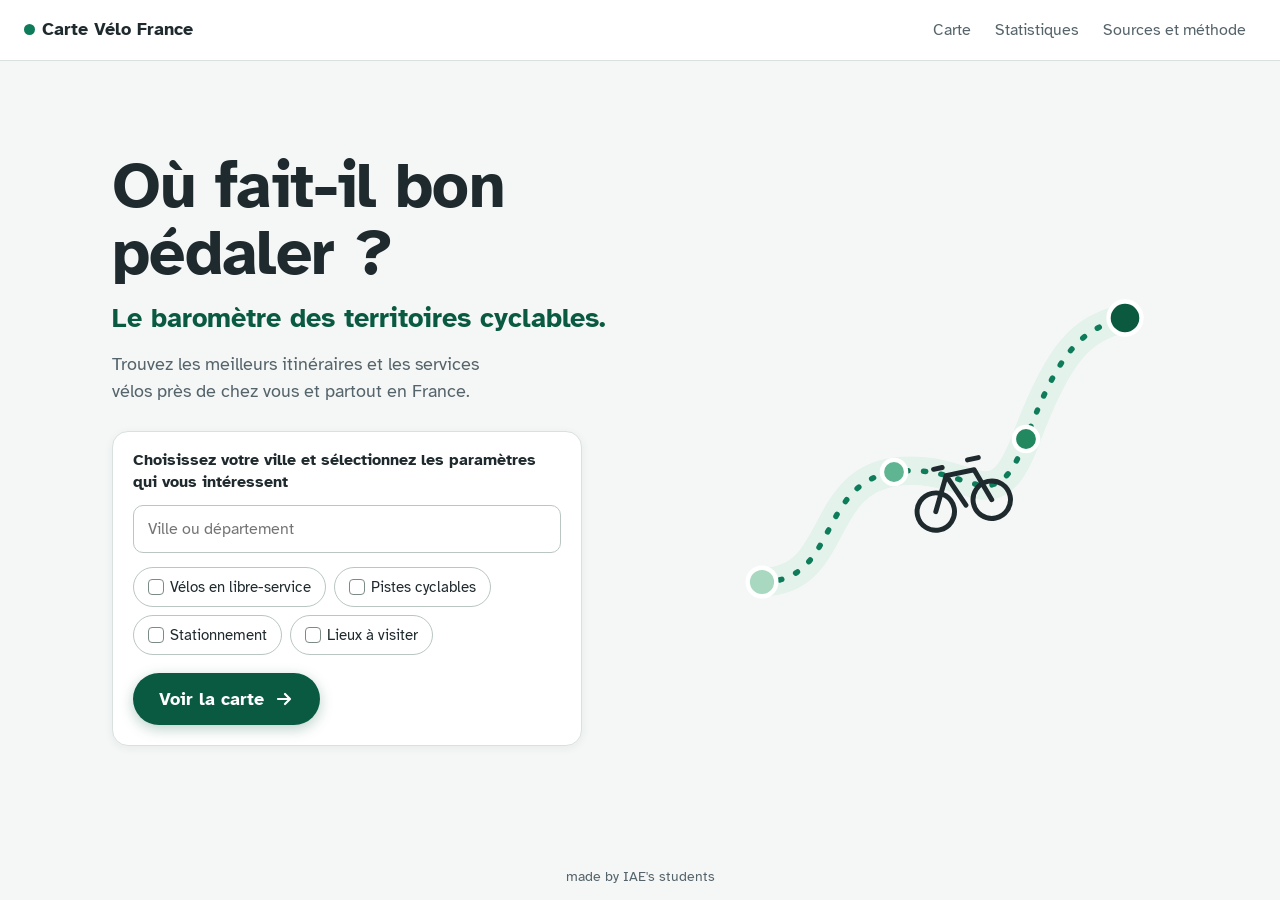
<file: site/index.html>
<!doctype html>
<html lang="fr">
<head>
  <meta charset="utf-8">
  <meta name="viewport" content="width=device-width, initial-scale=1">
  <title>Carte Vélo France – Le baromètre des territoires cyclables</title>
  <meta name="description" content="Où fait-il bon pédaler ? Le baromètre des territoires cyclables : trouvez les meilleurs itinéraires et les services vélos près de chez vous et partout en France.">
  <script>
    /* Anciens liens partagés (quand la carte était la page d'accueil, ou la carte détaillée) :
       une ville ou un département ouvre la carte sur cette ville ou ce département. */
    (function () {
      var h = new URLSearchParams(location.hash.slice(1)), q = new URLSearchParams(location.search);
      var ville = q.get("ville"), dep = q.get("dep") || h.get("dep");
      if (ville) location.replace("carte.html?ville=" + encodeURIComponent(ville));
      else if (dep) location.replace("carte.html?dep=" + encodeURIComponent(dep));
      else if (h.has("ind") || h.has("reg")) location.replace("carte.html");
    })();
  </script>
  <link rel="icon" href="data:image/svg+xml,%3Csvg xmlns='http://www.w3.org/2000/svg' viewBox='0 0 16 16'%3E%3Ccircle cx='8' cy='8' r='7' fill='%230e7c5a'/%3E%3C/svg%3E">
  <link rel="preconnect" href="https://fonts.googleapis.com">
  <link rel="preconnect" href="https://fonts.gstatic.com" crossorigin>
  <link rel="stylesheet" href="https://fonts.googleapis.com/css2?family=Atkinson+Hyperlegible:wght@400;700&display=swap">
  <link rel="stylesheet" href="css/style.css">
  <link rel="stylesheet" href="css/intro.css">
</head>
<body class="page-intro">
  <a class="lien-evitement" href="#contenu">Aller au contenu</a>

  <header class="bandeau">
    <a class="marque" href="./" aria-current="page"><span class="pastille" aria-hidden="true"></span>Carte Vélo France</a>
    <nav aria-label="Navigation principale">
      <a href="carte.html">Carte</a>
      <a href="statistiques.html">Statistiques</a>
      <a href="methode.html">Sources et méthode</a>
    </nav>
  </header>

  <main id="contenu" class="intro" tabindex="-1">
    <div class="intro-texte">
      <h1>Où fait-il bon pédaler&nbsp;?</h1>
      <p class="accroche">Le baromètre des territoires cyclables.</p>
      <p class="descriptif">Trouvez les meilleurs itinéraires et les services vélos près de chez vous et partout en France.</p>
      <!-- Choix avant d'ouvrir la carte : une ville ou un département, et ce qu'on veut y voir.
           Sans JavaScript, le formulaire ouvre simplement la carte. -->
      <form class="choix-carte" id="choix-carte" action="carte.html" method="get" aria-labelledby="guide-choix">
        <p class="guide-choix" id="guide-choix">Choisissez votre ville et sélectionnez les paramètres qui vous intéressent</p>
        <div class="champ-ville">
          <label class="visuellement-cache" for="recherche-ville">Ville ou département</label>
          <input type="search" id="recherche-ville" placeholder="Ville ou département" spellcheck="false" autocomplete="off">
          <ul id="suggestions-ville" class="suggestions" hidden></ul>
          <p class="aide-choix" id="aide-choix" hidden></p>
        </div>
        <fieldset class="cases-calques">
          <legend class="visuellement-cache">Paramètres à afficher sur la carte</legend>
          <label><input type="checkbox" name="calque" value="vls"><span>Vélos en libre-service</span></label>
          <label><input type="checkbox" name="calque" value="cyclosm"><span>Pistes cyclables</span></label>
          <label><input type="checkbox" name="calque" value="stationnement"><span>Stationnement</span></label>
          <label><input type="checkbox" name="calque" value="poi"><span>Lieux à visiter</span></label>
        </fieldset>
        <button type="submit" class="bouton-principal">Voir la carte
          <svg viewBox="0 0 20 20" aria-hidden="true"><path d="M4 10h11M11 5l5 5-5 5"/></svg></button>
      </form>
    </div>

    <!-- Illustration décorative : un itinéraire qui relie des étapes, aux couleurs de la carte -->
    <svg class="intro-illustration" viewBox="0 0 400 360" aria-hidden="true" focusable="false">
      <path class="trace-fond" d="M40 300 C 110 300, 90 210, 160 200 S 250 250, 280 170 S 330 70, 370 60"/>
      <path class="trace" d="M40 300 C 110 300, 90 210, 160 200 S 250 250, 280 170 S 330 70, 370 60"/>
      <circle class="etape e1" cx="40" cy="300" r="13"/>
      <circle class="etape e2" cx="160" cy="200" r="11"/>
      <circle class="etape e3" cx="280" cy="170" r="11"/>
      <circle class="etape e4" cx="370" cy="60" r="15"/>
      <g class="velo" transform="translate(198 236) rotate(-12)">
        <circle cx="0" cy="0" r="17"/><circle cx="52" cy="0" r="17"/>
        <path d="M0 0l16-30h26l10 30M16-30l12 30M38-40h10M14-38h-8"/>
      </g>
    </svg>
  </main>

  <footer class="pied-intro">
    <p>made by IAE's students</p>
  </footer>
  <script src="js/ville.js"></script>
  <script src="js/intro.js"></script>
</body>
</html>
</file>
<file: site/css/style.css>
/* Carte Vélo France — feuille de style
   Palette inspirée de la signalétique des voies vertes : vert franc sur fond gris-blanc froid. */

:root {
  --fond: #f4f7f6;
  --surface: #ffffff;
  --encre: #1f2a2e;
  --encre-douce: #55636a;
  --trait: #d9e1df;
  --vert: #0e7c5a;
  --vert-fonce: #0a5a42;
  --indispo: #c9cfcc;
  --focus: #e0a800;
  --rayon: 6px;
  --panneau: 390px;
  --police: "Atkinson Hyperlegible", system-ui, -apple-system, "Segoe UI", sans-serif;
}

* { box-sizing: border-box; }

[hidden] { display: none !important; }

html, body { margin: 0; height: 100%; }

body {
  font-family: var(--police);
  font-size: 1rem;
  line-height: 1.5;
  color: var(--encre);
  background: var(--fond);
  font-variant-numeric: tabular-nums;
}

a { color: var(--vert-fonce); text-underline-offset: 2px; }
a:hover { color: var(--vert); }

:focus-visible { outline: 3px solid var(--focus); outline-offset: 2px; }

.visuellement-cache {
  position: absolute !important; width: 1px; height: 1px; overflow: hidden;
  clip: rect(0 0 0 0); white-space: nowrap;
}

.lien-evitement {
  position: absolute; left: 8px; top: -60px; z-index: 2000;
  background: var(--encre); color: #fff; padding: 8px 12px; border-radius: var(--rayon);
}
.lien-evitement:focus { top: 8px; }

/* ---------- Mise en page : carte + panneau ---------- */

.appli {
  display: grid;
  grid-template-columns: 1fr var(--panneau);
  height: 100vh;
  height: 100dvh;
}

#carte { height: 100%; background: #e9eeec; }

.panneau {
  background: var(--surface);
  border-left: 1px solid var(--trait);
  overflow-y: auto;
  display: flex;
  flex-direction: column;
}

.panneau > section { padding: 18px 22px; border-bottom: 1px solid var(--trait); }
.panneau > section:last-of-type { border-bottom: 0; }

.entete h1 {
  font-size: 1.55rem; line-height: 1.15; margin: 0 0 4px; letter-spacing: -0.01em;
}
.entete h1 .pastille {
  display: inline-block; width: 0.62em; height: 0.62em; border-radius: 50%;
  background: var(--vert); margin-right: 0.3em; vertical-align: 0.05em;
}
.entete p { margin: 0; color: var(--encre-douce); font-size: 0.92rem; }
.nav-panneau { display: flex; flex-wrap: wrap; gap: 4px 14px; margin-top: 10px; font-size: 0.92rem; }
.nav-panneau a[aria-current="page"] { color: var(--encre); font-weight: 700; text-decoration: none; }

label.titre-champ { display: block; font-weight: 700; margin-bottom: 6px; }

select {
  width: 100%; font: inherit; color: var(--encre);
  padding: 9px 36px 9px 12px; border: 1px solid #b9c5c2; border-radius: var(--rayon);
  background: var(--surface) url("data:image/svg+xml,%3Csvg xmlns='http://www.w3.org/2000/svg' width='12' height='8'%3E%3Cpath d='M1 1l5 5 5-5' stroke='%231f2a2e' stroke-width='2' fill='none'/%3E%3C/svg%3E") no-repeat right 12px center;
  appearance: none;
}
select + label.titre-champ, .champ + .champ { margin-top: 14px; }

/* ---------- Recherche de ville (aussi utilisée sur la page Statistiques) ---------- */

.champ-ville { position: relative; }
input[type="search"] {
  width: 100%; font: inherit; color: var(--encre); padding: 9px 12px;
  border: 1px solid #b9c5c2; border-radius: var(--rayon); background: var(--surface);
}
.suggestions {
  position: absolute; left: 0; right: 0; top: 100%; z-index: 1500; margin: 4px 0 0; padding: 4px 0; list-style: none;
  background: var(--surface); border: 1px solid #b9c5c2; border-radius: var(--rayon);
  box-shadow: 0 6px 18px rgba(31, 42, 46, 0.14); max-height: 320px; overflow-y: auto;
}
.suggestions li { padding: 7px 12px; cursor: pointer; display: flex; justify-content: space-between; gap: 12px; }
.suggestions li .info { color: var(--encre-douce); font-size: 0.85rem; white-space: nowrap; }
.suggestions li[aria-selected="true"], .suggestions li:hover { background: #eaf5f0; }
.suggestions li.aucun { cursor: default; color: var(--encre-douce); }

/* ---------- Fiche Ville ---------- */

.fiche-ville { background: #fbfcfc; border-left: 4px solid var(--encre); }
.sous-titre-ville { margin: 2px 0 8px; color: var(--encre-douce); font-size: 0.92rem; }
.note-ville { font-size: 0.85rem; color: var(--encre-douce); margin: 6px 0; }
.titre-section-ville { font-size: 1rem; margin: 18px 0 6px; padding-bottom: 4px; border-bottom: 1px solid var(--encre); }
.champ-annee { display: flex; align-items: center; gap: 8px; margin-bottom: 4px; font-weight: 700; font-size: 0.9rem; }
.champ-annee select { width: auto; padding-top: 5px; padding-bottom: 5px; }
.mini-graphe { margin: 10px 0 0; }
.mini-graphe figcaption { font-size: 0.85rem; color: var(--encre-douce); margin-bottom: 4px; }
.mini-graphe svg { width: 100%; height: auto; display: block; }
.mini-graphe rect { fill: #86b6ef; }
.mini-graphe rect.barre-active { fill: #0d366b; }
.mini-graphe text { font-size: 10px; fill: var(--encre-douce); font-family: var(--police); }
.fiche-ville details summary { cursor: pointer; color: var(--vert-fonce); font-size: 0.88rem; margin-top: 6px; }
.donnees-ville { font-size: 0.85rem; }
.lien-stats-ville { font-weight: 700; }

/* ---------- Légende : une bande segmentée, comme un marquage au sol ---------- */

.legende-titre { font-weight: 700; margin: 0 0 8px; }
.legende-bande { display: flex; height: 14px; border-radius: 3px; overflow: hidden; }
.legende-bande span { flex: 1; }
.legende-valeurs {
  display: flex; justify-content: space-between; font-size: 0.82rem;
  color: var(--encre-douce); margin-top: 4px;
}
.legende-indispo { display: flex; align-items: center; gap: 8px; font-size: 0.85rem; margin-top: 10px; color: var(--encre-douce); }
.legende-indispo i {
  width: 22px; height: 12px; border-radius: 2px; display: inline-block;
  background: repeating-linear-gradient(45deg, var(--indispo) 0 3px, #e4e8e6 3px 6px);
}

/* ---------- Calques ---------- */


/* ---------- Fiche département ---------- */

.fiche[hidden] { display: none; }
.fiche-tete { display: flex; justify-content: space-between; align-items: flex-start; gap: 12px; }
.fiche h2 { margin: 0; font-size: 1.3rem; line-height: 1.2; }
.fiche .code { color: var(--encre-douce); font-weight: 400; }
.bouton-fermer {
  border: 1px solid var(--trait); background: var(--surface); border-radius: var(--rayon);
  width: 34px; height: 34px; font-size: 1.2rem; line-height: 1; cursor: pointer; color: var(--encre);
  flex: none;
}
.bouton-fermer:hover { background: var(--fond); }

.score-bloc { display: flex; align-items: baseline; gap: 10px; margin: 12px 0 4px; }
.score-bloc .valeur { font-size: 2.6rem; font-weight: 700; line-height: 1; color: var(--vert-fonce); }
.score-bloc .unite { color: var(--encre-douce); }

.fiche table { width: 100%; border-collapse: collapse; font-size: 0.9rem; margin-top: 10px; }
.fiche th, .fiche td { padding: 6px 0; border-bottom: 1px solid var(--trait); vertical-align: top; }
.fiche th { text-align: left; font-weight: 400; color: var(--encre-douce); padding-right: 8px; }
.fiche td { text-align: right; white-space: nowrap; }
.fiche td .rang { display: block; font-size: 0.78rem; color: var(--encre-douce); }
.fiche tr.groupe th { color: var(--encre); font-weight: 700; padding-top: 12px; border-bottom-color: var(--encre); }
.fiche tr.actif th, .fiche tr.actif td { background: #eaf5f0; }
.indispo { color: var(--encre-douce); font-style: italic; }
.rang-region { margin: 0 0 4px; color: var(--encre-douce); font-size: 0.92rem; }
.resume-region { background: #f0f7f4; }
.resume-region .sous-titre { margin: 6px 0 0; color: var(--encre-douce); font-size: 0.9rem; }

/* ---------- Classement ---------- */

.onglets { display: flex; gap: 4px; margin: 10px 0 12px; border-bottom: 1px solid var(--trait); }
.onglets button {
  font: inherit; background: none; border: 0; padding: 6px 10px 8px; cursor: pointer;
  color: var(--encre-douce); border-bottom: 3px solid transparent; margin-bottom: -1px;
}
.onglets button[aria-selected="true"] { color: var(--encre); font-weight: 700; border-bottom-color: var(--vert); }

.classement-titre { margin: 0; font-size: 1.05rem; }
.classement { list-style: none; margin: 0; padding: 0; }
.classement li + li { margin-top: 2px; }
.classement-note { font-size: 0.82rem; color: var(--encre-douce); margin: 6px 0 0; }
.classement button {
  width: 100%; display: grid; grid-template-columns: 2.2em 1fr auto; gap: 8px; align-items: center;
  font: inherit; font-size: 0.92rem; text-align: left; color: var(--encre);
  background: none; border: 0; border-radius: 4px; padding: 5px 6px; cursor: pointer; position: relative;
}
.classement button:hover { background: var(--fond); }
.classement .rang { color: var(--encre-douce); font-size: 0.85rem; }
.classement .nom { overflow: hidden; text-overflow: ellipsis; white-space: nowrap; }
.classement .barre {
  position: absolute; left: calc(2.2em + 14px); bottom: 1px; height: 3px; background: var(--vert);
  border-radius: 2px; opacity: 0.55;
}

/* ---------- Pied de panneau ---------- */

.pied { margin-top: auto; font-size: 0.85rem; color: var(--encre-douce); }
.pied p { margin: 0 0 6px; }

.message-erreur {
  background: #fff4e5; border: 1px solid #f0c27a; border-radius: var(--rayon);
  padding: 12px 14px; font-size: 0.92rem;
}

/* ---------- Leaflet ---------- */

.leaflet-container { font-family: var(--police); }
.fond-gris { filter: grayscale(1) contrast(0.85) brightness(1.08); }
.leaflet-tooltip.info-dep { font-size: 0.9rem; padding: 6px 10px; border-radius: 4px; }
.leaflet-tooltip.info-dep strong { display: block; }
.leaflet-popup-content { font-size: 0.9rem; line-height: 1.4; }
.cluster-vls {
  background: rgba(14, 124, 90, 0.9); color: #fff; border: 2px solid #fff; border-radius: 50%;
  display: flex; align-items: center; justify-content: center; font-weight: 700; font-size: 0.8rem;
  box-shadow: 0 0 0 1px rgba(31, 42, 46, 0.25);
}

.cluster-stat {
  background: rgba(31, 42, 46, 0.85); color: #fff; border: 2px solid #fff; border-radius: 50%;
  display: flex; align-items: center; justify-content: center; font-weight: 700; font-size: 0.78rem;
}
.legende-stat { display: flex !important; align-items: center; gap: 6px; flex-wrap: wrap; }
.legende-stat i { display: inline-block; width: 10px; height: 10px; border-radius: 50%; border: 1.5px solid #1f2a2e; }
.legende-stat i.pt-secu { background: #1f2a2e; }
.legende-stat i.pt-simple { background: #fff; margin-left: 6px; }

.icone-poi span {
  width: 26px; height: 26px; border-radius: 50%; display: flex; align-items: center; justify-content: center;
  border: 2px solid #fff; box-shadow: 0 0 0 1px rgba(31, 42, 46, 0.3);
}
.icone-poi svg { width: 14px; height: 14px; fill: none; stroke: #fff; stroke-width: 1.6; stroke-linecap: round; stroke-linejoin: round; }
.cluster-poi {
  background: rgba(98, 80, 214, 0.9); color: #fff; border: 2px solid #fff; border-radius: 50%;
  display: flex; align-items: center; justify-content: center; font-weight: 700; font-size: 0.78rem;
}
.legende-poi { display: flex !important; flex-wrap: wrap; gap: 4px 10px; margin-top: 4px; }
.legende-poi span, .liste-lieux i { display: inline-flex; align-items: center; gap: 4px; }
.legende-poi i, .liste-lieux i { width: 10px; height: 10px; border-radius: 50%; display: inline-block; flex: none; }
.desc-poi { color: var(--encre-douce); }
.liste-lieux { list-style: none; margin: 6px 0; padding: 0; }
.liste-lieux button {
  width: 100%; display: grid; grid-template-columns: 14px 1fr; column-gap: 8px; align-items: baseline;
  font: inherit; font-size: 0.9rem; text-align: left; background: none; border: 0; padding: 5px 4px;
  border-radius: 4px; cursor: pointer; color: var(--encre);
}
.liste-lieux button:hover { background: var(--fond); }
.liste-lieux .cat-lieu { grid-column: 2; font-size: 0.8rem; color: var(--encre-douce); }

/* ---------- Page « Sources et méthode » ---------- */

.page-texte { max-width: 72ch; margin: 0 auto; padding: 32px 20px 64px; }
.page-texte h1 { font-size: 2rem; line-height: 1.15; margin: 8px 0 12px; }
.page-texte h2 { font-size: 1.3rem; margin: 2em 0 0.5em; }
.page-texte h3 { font-size: 1.05rem; margin: 1.5em 0 0.4em; }
.page-texte p, .page-texte li { line-height: 1.6; }
.page-texte table { border-collapse: collapse; width: 100%; font-size: 0.92rem; }
.page-texte th, .page-texte td { text-align: left; padding: 7px 8px 7px 0; border-bottom: 1px solid var(--trait); vertical-align: top; }
.statut { font-weight: 700; white-space: nowrap; }
.statut.ok { color: var(--vert-fonce); }
.statut.reprise { color: #9a6200; }
.statut.indisponible { color: #a3261b; }
.retour { display: inline-block; margin-bottom: 8px; }
.sommaire { border-left: 3px solid var(--vert); padding: 4px 0 4px 16px; margin: 16px 0 8px; }
.sommaire p { margin: 0 0 4px; font-weight: 700; }
.sommaire ul { margin: 0; padding-left: 18px; columns: 2; column-gap: 32px; }
@media (max-width: 640px) { .sommaire ul { columns: 1; } }

/* ---------- Mobile : carte en haut, panneau en dessous ---------- */

@media (max-width: 820px) {
  .appli { display: flex; flex-direction: column; height: auto; }
  #carte { height: 58vh; height: 58svh; min-height: 320px; order: 2; }
  .panneau { display: contents; }
  .panneau > section { background: var(--surface); }
  .entete { order: 1; }
  .reglages { order: 1; }
  .legende { order: 3; }
  .resume-region { order: 4; }
  .fiche-ville { order: 4; }
  .fiche { order: 4; }
  .legendes-calques { order: 3; }
  .classement-section { order: 6; }
  .pied { order: 7; }
  .panneau > section { padding: 14px 16px; }
  .entete h1 { font-size: 1.3rem; }
}

/* ---------- Bandeau de navigation commun (accueil, statistiques, méthode) ---------- */

.bandeau {
  display: flex; align-items: center; justify-content: space-between; gap: 16px; flex-wrap: wrap;
  padding: 12px 24px; background: var(--surface); border-bottom: 1px solid var(--trait);
}
.marque { font-weight: 700; font-size: 1.15rem; color: var(--encre); text-decoration: none; }
.marque .pastille {
  display: inline-block; width: 0.62em; height: 0.62em; border-radius: 50%;
  background: var(--vert); margin-right: 0.35em;
}
.bandeau nav { display: flex; gap: 4px; flex-wrap: wrap; }
.bandeau nav a {
  color: var(--encre-douce); text-decoration: none; padding: 6px 10px; border-radius: 4px;
}
.bandeau nav a:hover { color: var(--encre); background: var(--fond); }
.bandeau nav a[aria-current="page"] { color: var(--encre); font-weight: 700; box-shadow: inset 0 -3px 0 var(--vert); border-radius: 0; }

/* ---------- Bascules des calques : flottantes sur la carte, toujours visibles (deux cartes) ---------- */

.bascules { display: flex; flex-direction: column; align-items: flex-end; gap: 6px; }
.leaflet-control.bascules { margin-top: 10px; margin-right: 10px; }
.bascule {
  display: inline-flex; align-items: center; gap: 7px; min-height: 40px; padding: 6px 13px 6px 10px;
  border-radius: 999px; border: 1px solid #b9c6c2; background: #ffffff; color: var(--encre);
  font: inherit; font-size: 0.85rem; font-weight: 700; line-height: 1.1; cursor: pointer;
  box-shadow: 0 1px 4px rgba(31, 42, 46, 0.18);
}
.bascule svg { width: 20px; height: 20px; flex: none; fill: none; stroke: currentColor; stroke-width: 1.7;
  stroke-linecap: round; stroke-linejoin: round; }
.bascule:hover { border-color: var(--vert-fonce); }
.bascule[aria-pressed="true"] { background: var(--vert-fonce); border-color: var(--vert-fonce); color: #ffffff; }
.bascule:focus-visible { outline: 3px solid #f2a900; outline-offset: 2px; }
/* Calque actif mais rien à voir à ce niveau de zoom : petit point d'attente (détail dans l'infobulle) */
.bascule.en-attente::after { content: ""; width: 8px; height: 8px; border-radius: 50%; background: #f2c14e; flex: none; }
@media (max-width: 640px) {
  .bascule { min-height: 44px; padding: 6px 11px 6px 9px; font-size: 0.8rem; }
  .leaflet-control.bascules { margin-top: 8px; margin-right: 8px; gap: 5px; }
}

.legendes-calques { font-size: 0.85rem; color: var(--encre-douce); }
.legendes-calques .legende-calque { margin: 0; }
.legendes-calques .legende-calque + .legende-calque { margin-top: 8px; }

@media (prefers-reduced-motion: reduce) {
  * { transition: none !important; animation: none !important; scroll-behavior: auto !important; }
}
</file>
<file: site/css/intro.css>
/* Page d'accueil (index.html) : slogan, descriptif et accès à la carte. */

.page-intro { min-height: 100vh; min-height: 100dvh; display: flex; flex-direction: column; background: var(--fond); }

.intro {
  flex: 1; display: grid; grid-template-columns: minmax(0, 1.1fr) minmax(0, 0.9fr); align-items: center;
  gap: 32px; max-width: 1120px; width: 100%; margin: 0 auto; padding: 48px 32px 64px;
}
.intro:focus { outline: none; }

.pied-intro { padding: 12px 20px; text-align: center; color: var(--encre-douce); font-size: 0.9rem; }
.pied-intro p { margin: 0; }

.intro h1 {
  margin: 0; font-size: clamp(2.3rem, 5.2vw, 4rem); line-height: 1.05; letter-spacing: -0.01em; color: var(--encre);
}
.accroche {
  margin: 14px 0 0; font-size: clamp(1.25rem, 2.4vw, 1.7rem); font-weight: 700; color: var(--vert-fonce); line-height: 1.25;
}
.descriptif { margin: 16px 0 0; font-size: 1.12rem; line-height: 1.5; color: var(--encre-douce); max-width: 34ch; }

.bouton-principal {
  display: inline-flex; align-items: center; gap: 10px; margin-top: 32px; min-height: 52px; padding: 12px 26px;
  border-radius: 999px; background: var(--vert-fonce); color: #ffffff; font-size: 1.1rem; font-weight: 700;
  text-decoration: none; box-shadow: 0 4px 14px rgba(10, 90, 66, 0.28); transition: transform 0.15s, box-shadow 0.15s;
}
.bouton-principal:hover { color: #ffffff; background: var(--vert); transform: translateY(-1px); box-shadow: 0 6px 18px rgba(10, 90, 66, 0.32); }
.bouton-principal:focus-visible { outline: 3px solid #f2a900; outline-offset: 3px; }
.bouton-principal svg { width: 20px; height: 20px; fill: none; stroke: currentColor; stroke-width: 2.2; stroke-linecap: round; stroke-linejoin: round; }

/* Choix de la ville et des paramètres, avant d'ouvrir la carte : une phrase, un champ, quatre
   pastilles à cocher et le bouton, sans autre texte */
.choix-carte {
  margin-top: 26px; padding: 18px 20px 20px; max-width: 470px; background: #ffffff;
  border: 1px solid var(--trait); border-radius: 16px; box-shadow: 0 2px 10px rgba(31, 42, 46, 0.06);
}
.guide-choix { margin: 0 0 12px; font-weight: 700; font-size: 1rem; line-height: 1.35; color: var(--encre); }
.choix-carte input[type="search"] {
  width: 100%; font: inherit; color: var(--encre); padding: 11px 14px; min-height: 46px;
  border: 1px solid #b9c6c2; border-radius: 10px; background: #ffffff;
}
.choix-carte input[type="search"]:focus-visible { outline: 3px solid #f2a900; outline-offset: 1px; }
.aide-choix { margin: 6px 0 0; font-size: 0.88rem; color: #a3341f; }

/* Paramètres : pastilles cochables (la case reste une vraie case, lisible au clavier) */
.cases-calques { border: 0; margin: 14px 0 0; padding: 0; display: flex; flex-wrap: wrap; gap: 8px; }
.cases-calques label { position: relative; cursor: pointer; }
.cases-calques input { position: absolute; opacity: 0; width: 1px; height: 1px; }
.cases-calques span {
  display: inline-flex; align-items: center; gap: 6px; min-height: 40px; padding: 7px 14px;
  border: 1px solid #b9c6c2; border-radius: 999px; font-size: 0.92rem; color: var(--encre); background: #ffffff;
}
.cases-calques span::before {
  content: ""; width: 14px; height: 14px; border: 1.5px solid #7d8b87; border-radius: 4px; flex: none;
}
.cases-calques label:hover span { border-color: var(--vert-fonce); }
.cases-calques input:checked + span { background: #eaf5f0; border-color: var(--vert-fonce); color: var(--vert-fonce); font-weight: 700; }
.cases-calques input:checked + span::before {
  border-color: var(--vert-fonce); background: var(--vert-fonce)
    url("data:image/svg+xml,%3Csvg xmlns='http://www.w3.org/2000/svg' viewBox='0 0 14 14'%3E%3Cpath d='M3 7.5l2.5 2.5L11 4.5' fill='none' stroke='white' stroke-width='2' stroke-linecap='round' stroke-linejoin='round'/%3E%3C/svg%3E") center / 12px no-repeat;
}
.cases-calques input:focus-visible + span { outline: 3px solid #f2a900; outline-offset: 2px; }
.choix-carte .bouton-principal { margin-top: 18px; border: 0; font: inherit; font-size: 1.1rem; font-weight: 700; cursor: pointer; }

/* Illustration : itinéraire et étapes, dans la palette verte de la carte */
.intro-illustration { width: 100%; max-width: 440px; justify-self: center; overflow: visible; }
.intro-illustration .trace-fond { fill: none; stroke: #e3f2ea; stroke-width: 26; stroke-linecap: round; }
.intro-illustration .trace { fill: none; stroke: var(--vert); stroke-width: 5; stroke-linecap: round; stroke-dasharray: 2 14; }
.intro-illustration .etape { stroke: #ffffff; stroke-width: 4; }
.intro-illustration .e1 { fill: #a8d8bf; }
.intro-illustration .e2 { fill: #5fb592; }
.intro-illustration .e3 { fill: #21885f; }
.intro-illustration .e4 { fill: #0b5a40; }
.intro-illustration .velo circle, .intro-illustration .velo path {
  fill: none; stroke: var(--encre); stroke-width: 4.5; stroke-linecap: round; stroke-linejoin: round;
}

@media (max-width: 760px) {
  .intro { grid-template-columns: 1fr; gap: 12px; padding: 32px 20px 40px; text-align: left; }
  .intro-illustration { max-width: 240px; justify-self: center; margin-top: 16px; }
  .bouton-principal { width: 100%; justify-content: center; }
  .choix-carte { max-width: none; padding: 16px; }
  /* Sur téléphone, l'illustration est retirée pour garder la page courte */
  .intro-illustration { display: none; }
}
@media (max-width: 640px) {
  .page-intro .bandeau { padding-left: 16px; padding-right: 16px; }
  .page-intro .bandeau nav { overflow-x: auto; flex-wrap: nowrap; max-width: 100%; }
  .page-intro .bandeau nav a { white-space: nowrap; }
}
</file>
